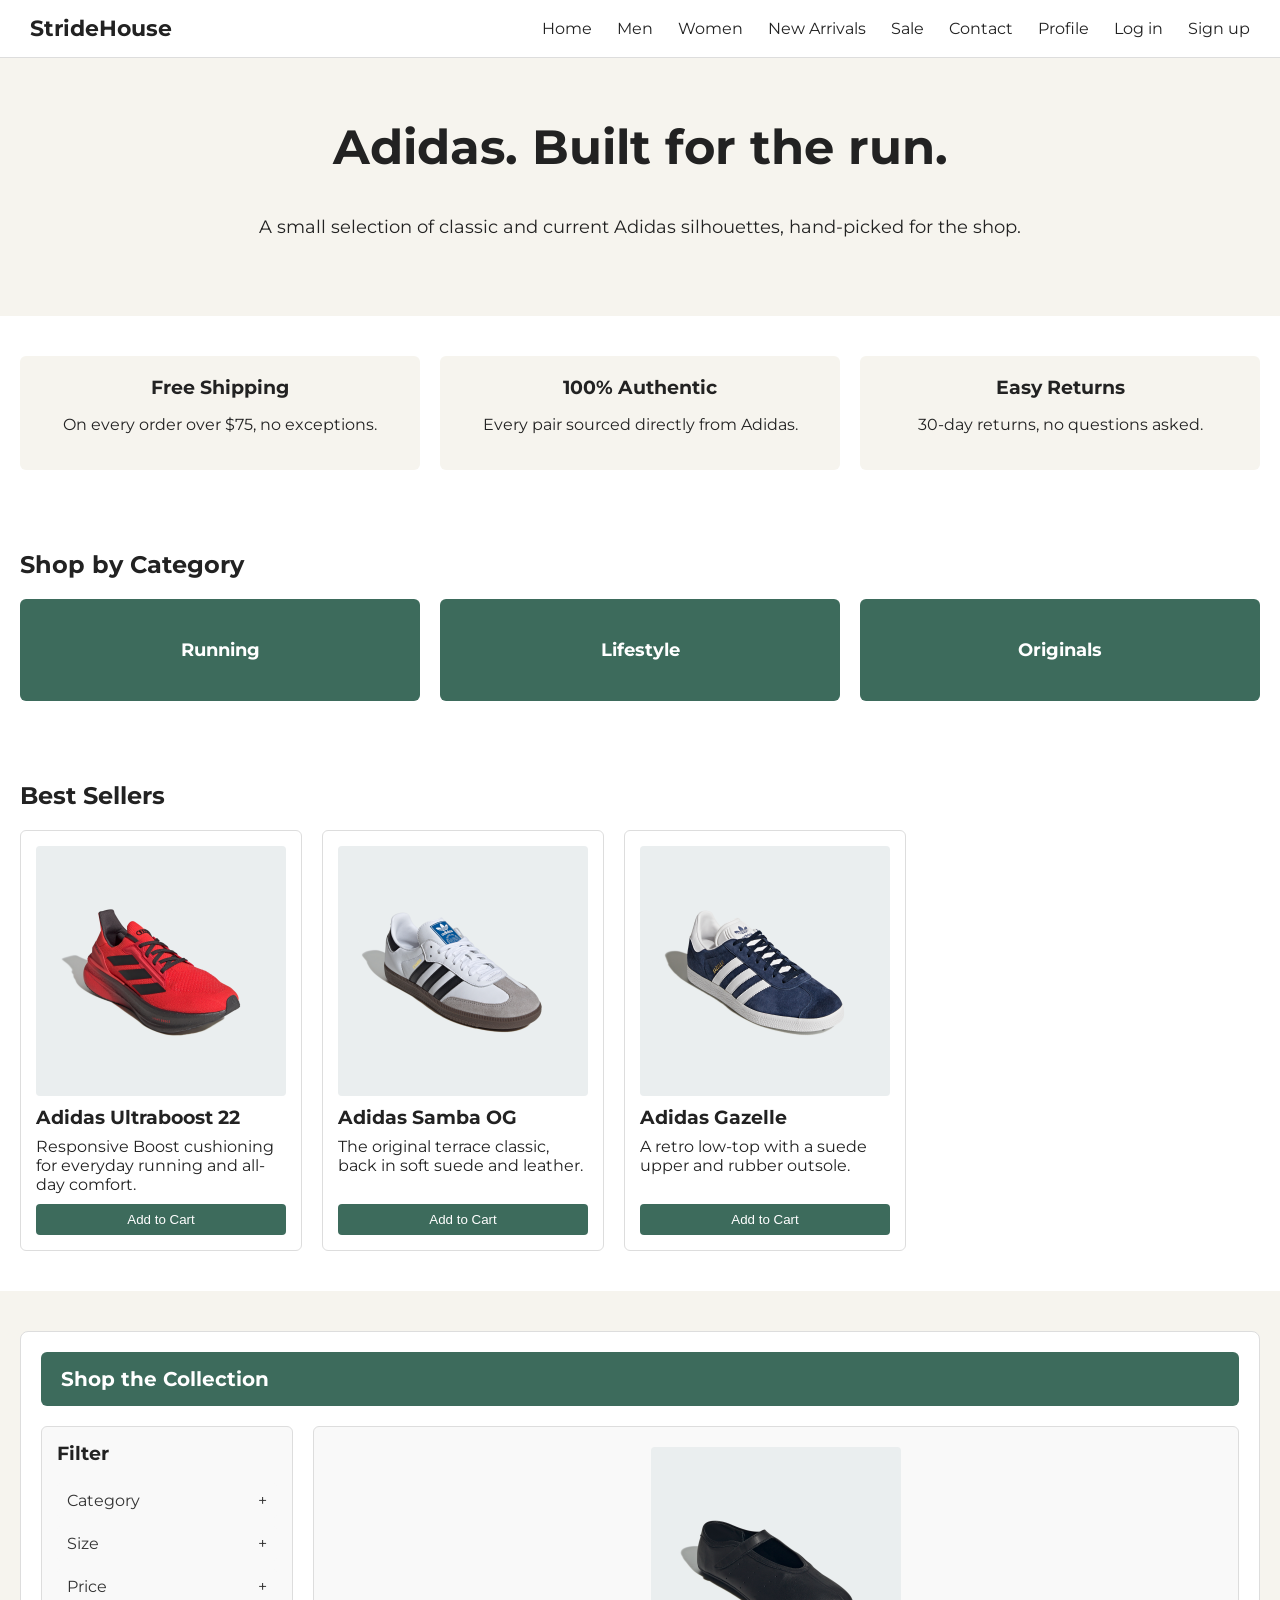
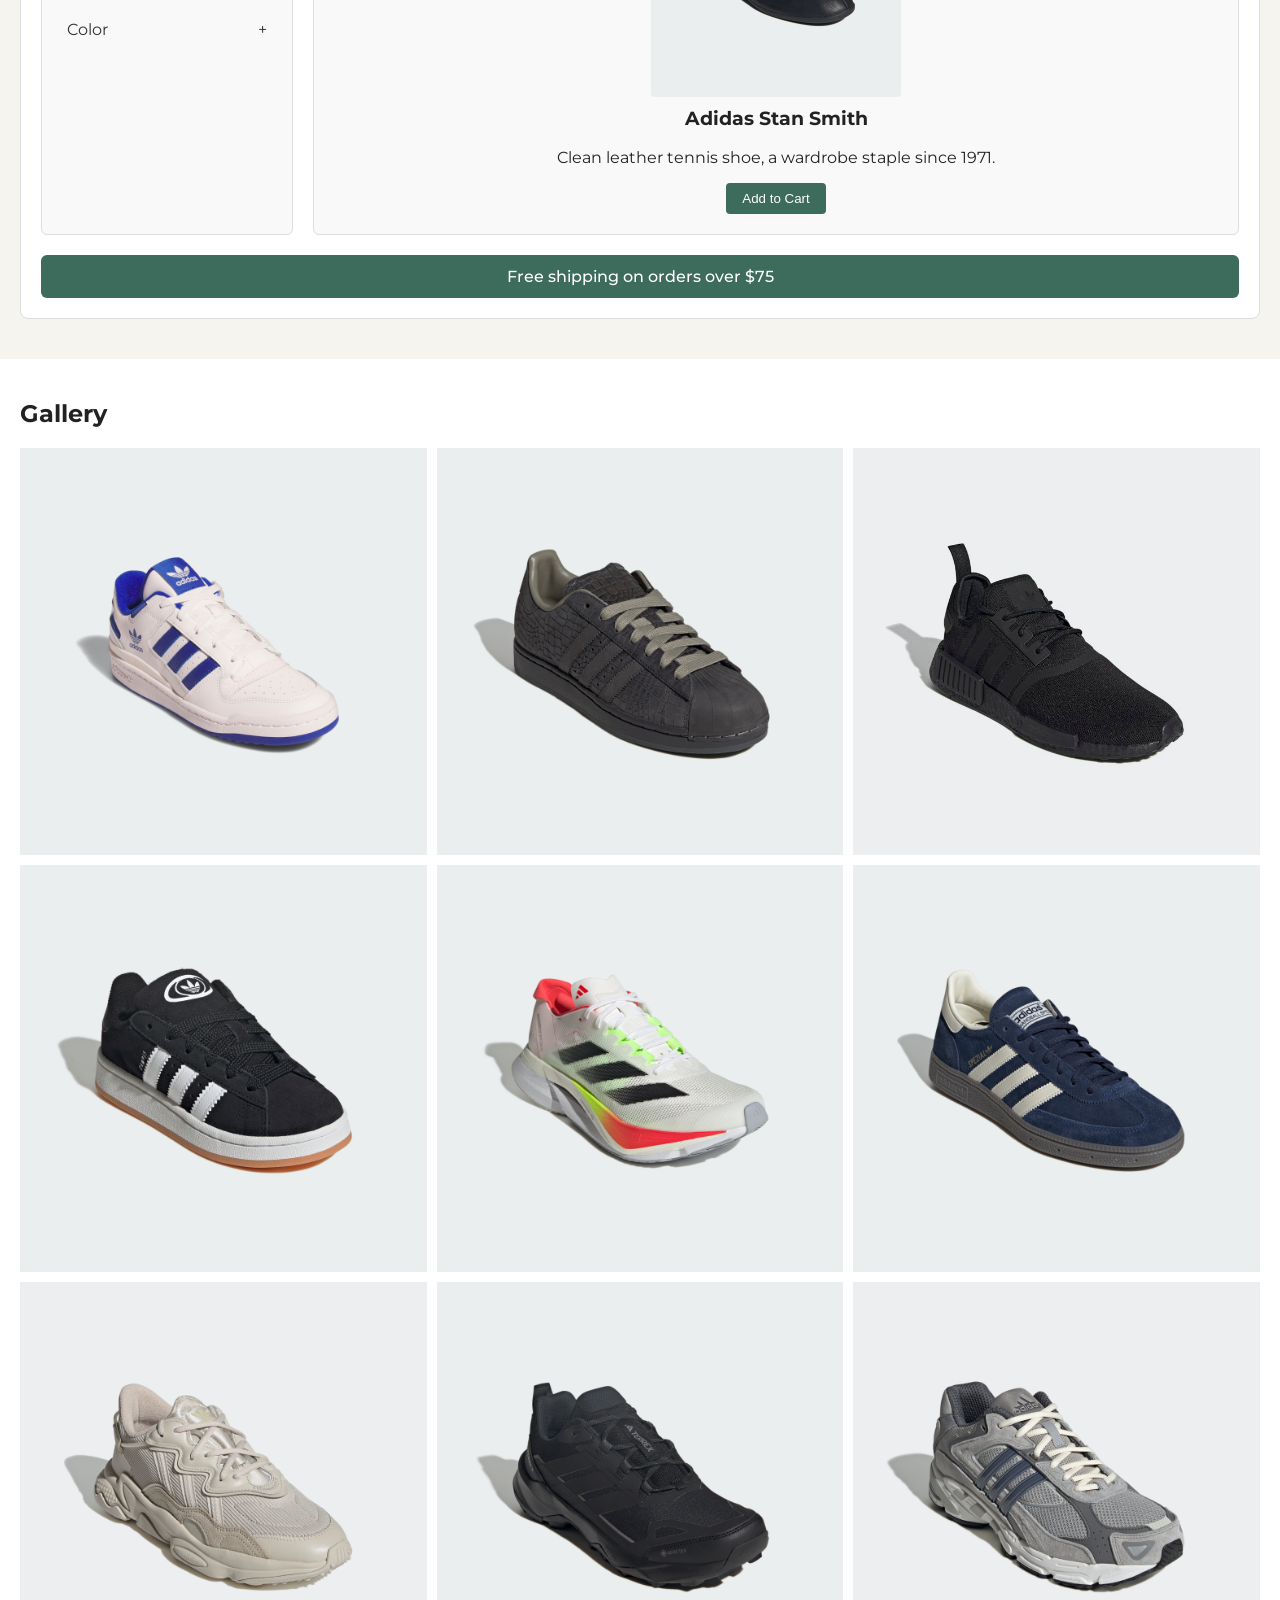
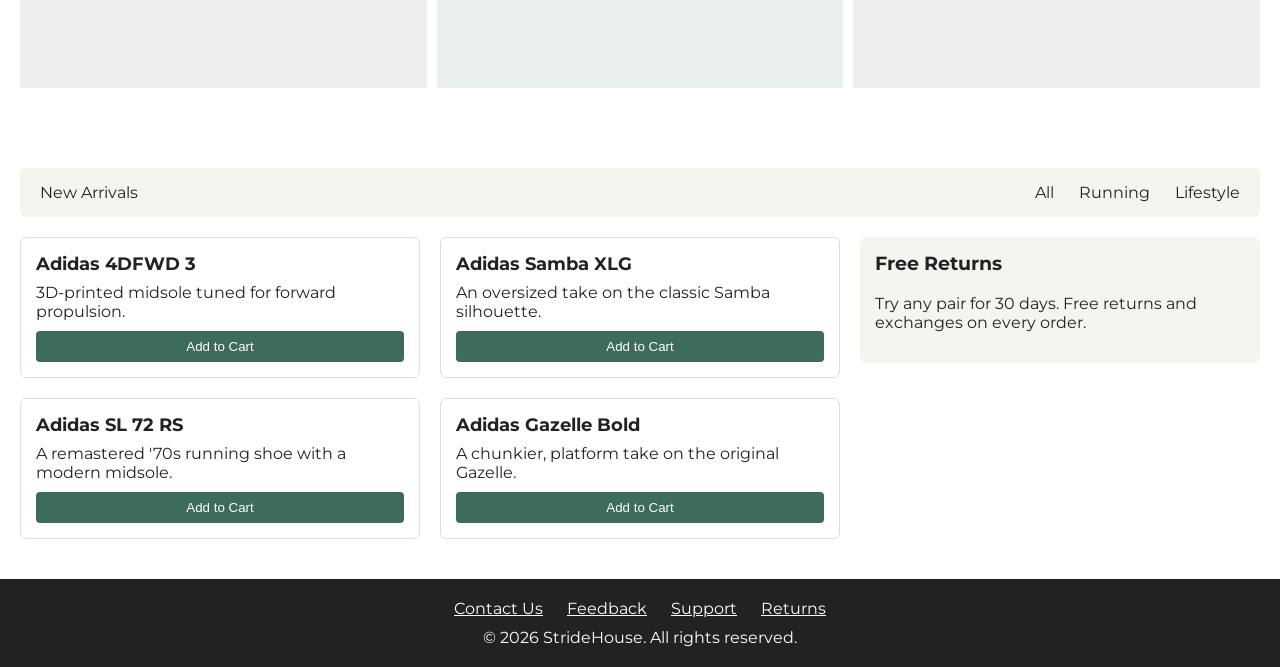
<file: index.html>
<!DOCTYPE html>
<html lang="en">
<head>
<meta charset="UTF-8">
<meta name="viewport" content="width=device-width, initial-scale=1.0">
<title>StrideHouse — Adidas Sneakers</title>
<link href="https://fonts.googleapis.com/css2?family=Montserrat:wght@400;500;700&display=swap" rel="stylesheet">
<link rel="stylesheet" href="style.css">
<link rel="icon" href="favicon.png" type="image/x-icon">
</head>
<body>

<header class="navbar">
  <div class="logo">StrideHouse</div>

  <input type="checkbox" id="nav-toggle" class="nav-toggle">
  <label for="nav-toggle" class="nav-toggle-label">&#9776;</label>

  <ul class="nav-links">
    <li><a href="#">Home</a></li>
    <li><a href="#">Men</a></li>
    <li><a href="#">Women</a></li>
    <li><a href="#">New Arrivals</a></li>
    <li><a href="#">Sale</a></li>
    <li><a href="contact.html">Contact</a></li>
    <li><a href="profile.html">Profile</a></li>
    <li><a href="login.html">Log in</a></li>
    <li><a href="register.html">Sign up</a></li>
  </ul>
</header>

<section class="hero">
  <h1>Adidas. Built for the run.</h1>
  <p>A small selection of classic and current Adidas silhouettes, hand-picked for the shop.</p>
</section>

<section class="section">
  <div class="feature-row">
    <div class="feature-box">
      <h3>Free Shipping</h3>
      <p>On every order over $75, no exceptions.</p>
    </div>
    <div class="feature-box">
      <h3>100% Authentic</h3>
      <p>Every pair sourced directly from Adidas.</p>
    </div>
    <div class="feature-box">
      <h3>Easy Returns</h3>
      <p>30-day returns, no questions asked.</p>
    </div>
  </div>
</section>

<section class="section">
  <h2>Shop by Category</h2>
  <div class="row">
    <div class="col-12 col-md-6 col-lg-4">
      <div class="category-box">Running</div>
    </div>
    <div class="col-12 col-md-6 col-lg-4">
      <div class="category-box">Lifestyle</div>
    </div>
    <div class="col-12 col-md-12 col-lg-4">
      <div class="category-box">Originals</div>
    </div>
  </div>
</section>

<section class="section">
  <h2>Best Sellers</h2>
  <div class="card-row">
    <div class="card">
      <img src="images/Adidas Ultraboost 22" alt="Adidas Ultraboost 22">
      <h3>Adidas Ultraboost 22</h3>
      <p>Responsive Boost cushioning for everyday running and all-day comfort.</p>
      <button>Add to Cart</button>
    </div>
    <div class="card">
      <img src="images/Adidas Samba OG" alt="Adidas Samba OG">
      <h3>Adidas Samba OG</h3>
      <p>The original terrace classic, back in soft suede and leather.</p>
      <button>Add to Cart</button>
    </div>
    <div class="card">
      <img src="images/Adidas Gazelle" alt="Adidas Gazelle">
      <h3>Adidas Gazelle</h3>
      <p>A retro low-top with a suede upper and rubber outsole.</p>
      <button>Add to Cart</button>
    </div>
  </div>
</section>

<section class="shop">
  <div class="shop-layout">
    <div class="shop-header">Shop the Collection</div>
    <div class="shop-content-wrapper">
      <aside class="shop-sidebar">
        <h3>Filter</h3>
        <ul class="filter-list">
          <li><a href="#">Category <span>+</span></a></li>
          <li><a href="#">Size <span>+</span></a></li>
          <li><a href="#">Price <span>+</span></a></li>
          <li><a href="#">Color <span>+</span></a></li>
        </ul>
      </aside>
      <div class="shop-main">
        <img src="images/Adidas Stan Smith" alt="Adidas Stan Smith">
        <h3>Adidas Stan Smith</h3>
        <p>Clean leather tennis shoe, a wardrobe staple since 1971.</p>
        <button>Add to Cart</button>
      </div>
    </div>
    <div class="shop-footer">Free shipping on orders over $75</div>
  </div>
</section>

<section class="section">
  <h2>Gallery</h2>
  <div class="gallery">

    <div class="gallery-item">
      <img src="images/Adidas Forum Low" alt="Adidas Forum Low">
      <div class="caption">Adidas Forum Low</div>
    </div>

    <div class="gallery-item">
      <img src="images/Adidas Superstar" alt="Adidas Superstar">
      <div class="caption">Adidas Superstar</div>
    </div>

    <div class="gallery-item">
      <img src="images/Adidas NMD R1" alt="Adidas NMD R1">
      <div class="caption">Adidas NMD R1</div>
    </div>

    <div class="gallery-item">
      <img src="images/Adidas Campus 00s" alt="Adidas Campus 00s">
      <div class="caption">Adidas Campus 00s</div>
    </div>

    <div class="gallery-item">
      <img src="images/Adidas Adizero Boston 12" alt="Adidas Adizero Boston 12">
      <div class="caption">Adidas Adizero Boston 12</div>
    </div>

    <div class="gallery-item">
      <img src="images/Adidas Handball Spezial" alt="Adidas Handball Spezial">
      <div class="caption">Adidas Handball Spezial</div>
    </div>

    <div class="gallery-item">
      <img src="images/Adidas Ozweego" alt="Adidas Ozweego">
      <div class="caption">Adidas Ozweego</div>
    </div>

    <div class="gallery-item">
      <img src="images/Adidas Terrex Skychaser" alt="Adidas Terrex Skychaser">
      <div class="caption">Adidas Terrex Skychaser</div>
    </div>

    <div class="gallery-item">
      <img src="images/Adidas Response CL" alt="Adidas Response CL">
      <div class="caption">Adidas Response CL</div>
    </div>
  </div>
</section>

<section class="new-arrivals">
  <div class="arrivals-subnav">
    <div class="logo">New Arrivals</div>
    <ul class="nav-links">
      <li><a href="#">All</a></li>
      <li><a href="#">Running</a></li>
      <li><a href="#">Lifestyle</a></li>
    </ul>
  </div>

  <div class="row arrivals-main">
    <div class="col-12 col-lg-8">
      <div class="row">

        <div class="col-12 col-md-6 product-card">
          <h3>Adidas 4DFWD 3</h3>
          <p>3D-printed midsole tuned for forward propulsion.</p>
          <button>Add to Cart</button>
        </div>

        <div class="col-12 col-md-6 product-card">
          <h3>Adidas Samba XLG</h3>
          <p>An oversized take on the classic Samba silhouette.</p>
          <button>Add to Cart</button>
        </div>

        <div class="col-12 col-md-6 product-card">
          <h3>Adidas SL 72 RS</h3>
          <p>A remastered '70s running shoe with a modern midsole.</p>
          <button>Add to Cart</button>
        </div>

        <div class="col-12 col-md-6 product-card">
          <h3>Adidas Gazelle Bold</h3>
          <p>A chunkier, platform take on the original Gazelle.</p>
          <button>Add to Cart</button>
        </div>

      </div>
    </div>

    <aside class="col-12 col-lg-4 arrivals-info">
      <h3>Free Returns</h3>
      <p class="arrivals-info-text">Try any pair for 30 days. Free returns and exchanges on every order.</p>
    </aside>

  </div>
</section>
<footer class="site-footer">
  <p class="footer-links">
    <a href="contact.html">Contact Us</a>
    <a href="feedback.html">Feedback</a>
    <a href="support.html">Support</a>
    <a href="returns.html">Returns</a>
  </p>
  © 2026 StrideHouse. All rights reserved.
</footer>
</body>
</html>
</file>
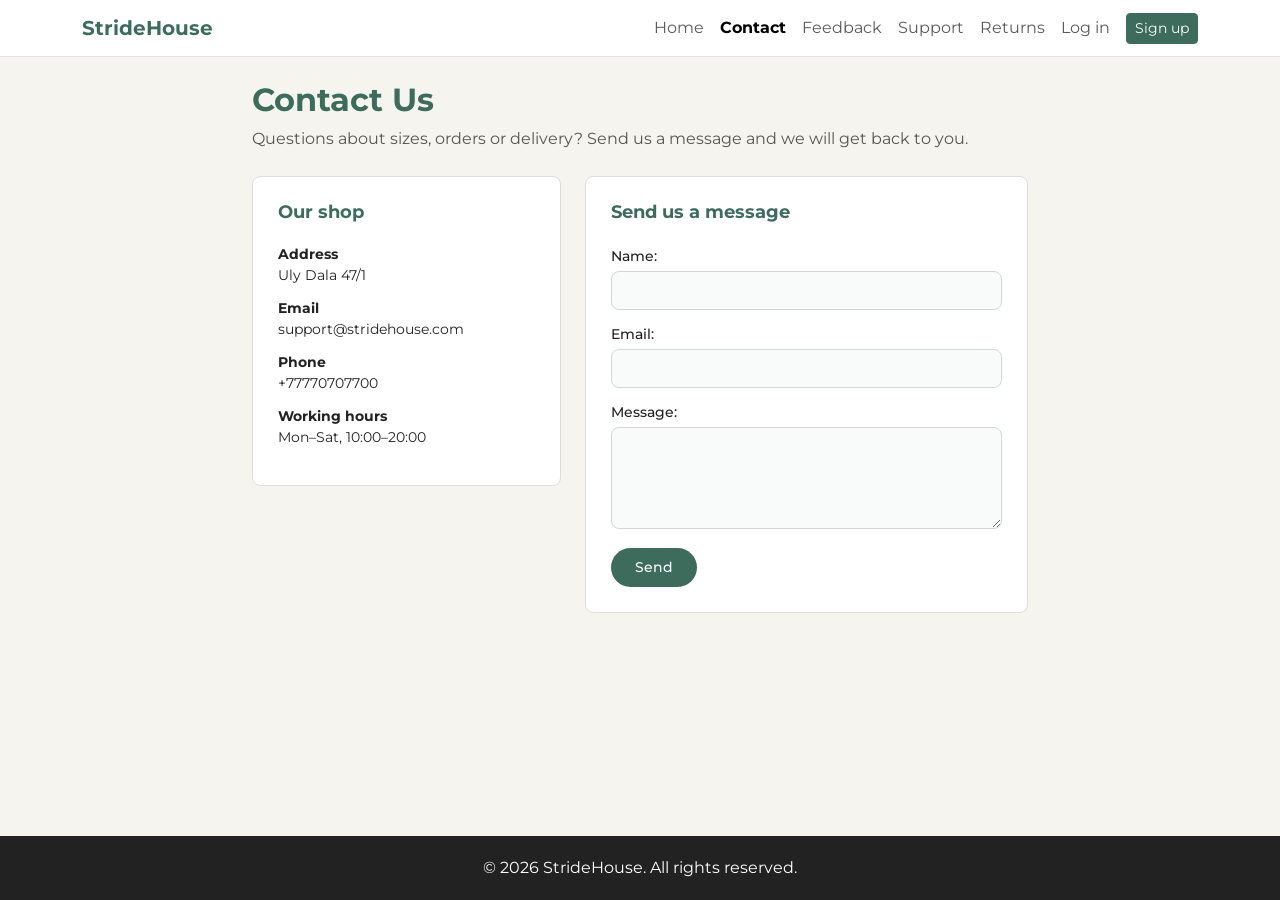
<file: contact.html>
<!DOCTYPE html>
<html lang="en">
<head>
<meta charset="UTF-8">
<meta name="viewport" content="width=device-width, initial-scale=1.0">
<title>StrideHouse — Contact Us</title>
<link href="https://cdn.jsdelivr.net/npm/bootstrap@5.3.3/dist/css/bootstrap.min.css" rel="stylesheet">
<link href="https://fonts.googleapis.com/css2?family=Montserrat:wght@400;500;700&display=swap" rel="stylesheet">
<link rel="stylesheet" href="forms.css">
<link rel="icon" href="favicon.png" type="image/x-icon">
</head>
<body>

<nav class="navbar navbar-expand-lg bg-white border-bottom">
  <div class="container">
    <a class="navbar-brand fw-bold" href="index.html">StrideHouse</a>
    <button class="navbar-toggler" type="button" data-bs-toggle="collapse" data-bs-target="#menu">
      <span class="navbar-toggler-icon"></span>
    </button>
    <div class="collapse navbar-collapse" id="menu">
      <ul class="navbar-nav ms-auto align-items-lg-center">
        <li class="nav-item"><a class="nav-link" href="index.html">Home</a></li>
        <li class="nav-item"><a class="nav-link active fw-bold" href="contact.html">Contact</a></li>
        <li class="nav-item"><a class="nav-link" href="feedback.html">Feedback</a></li>
        <li class="nav-item"><a class="nav-link" href="support.html">Support</a></li>
        <li class="nav-item"><a class="nav-link" href="returns.html">Returns</a></li>
        <li class="nav-item"><a class="nav-link" href="login.html">Log in</a></li>
        <li class="nav-item ms-lg-2"><a class="btn btn-success btn-sm" href="register.html">Sign up</a></li>
      </ul>
    </div>
  </div>
</nav>

<main class="container py-4 narrow">
  <h1>Contact Us</h1>
  <p class="intro">Questions about sizes, orders or delivery? Send us a message and we will get back to you.</p>

  <div class="row g-4">
    <div class="col-12 col-md-5">
      <div class="form-box info-box">
        <h4>Our shop</h4>
        <p><b>Address</b><br>Uly Dala 47/1</p>
        <p><b>Email</b><br>support@stridehouse.com</p>
        <p><b>Phone</b><br>+77770707700</p>
        <p><b>Working hours</b><br>Mon–Sat, 10:00–20:00</p>
      </div>
    </div>
    <div class="col-12 col-md-7">
      <div class="form-box">
        <h4>Send us a message</h4>
        <form action="#" method="post" class="plain-form">
          <p>
            <label for="name">Name:</label><br>
            <input type="text" id="name" name="name">
          </p>
          <p>
            <label for="email">Email:</label><br>
            <input type="email" id="email" name="email">
          </p>
          <p>
            <label for="message">Message:</label><br>
            <textarea id="message" name="message" rows="4"></textarea>
          </p>
          <button type="submit">Send</button>
        </form>
      </div>
    </div>
  </div>
</main>

<footer class="forms-footer">
  © 2026 StrideHouse. All rights reserved.
</footer>

<script src="https://cdn.jsdelivr.net/npm/bootstrap@5.3.3/dist/js/bootstrap.bundle.min.js"></script>
</body>
</html>
</file>
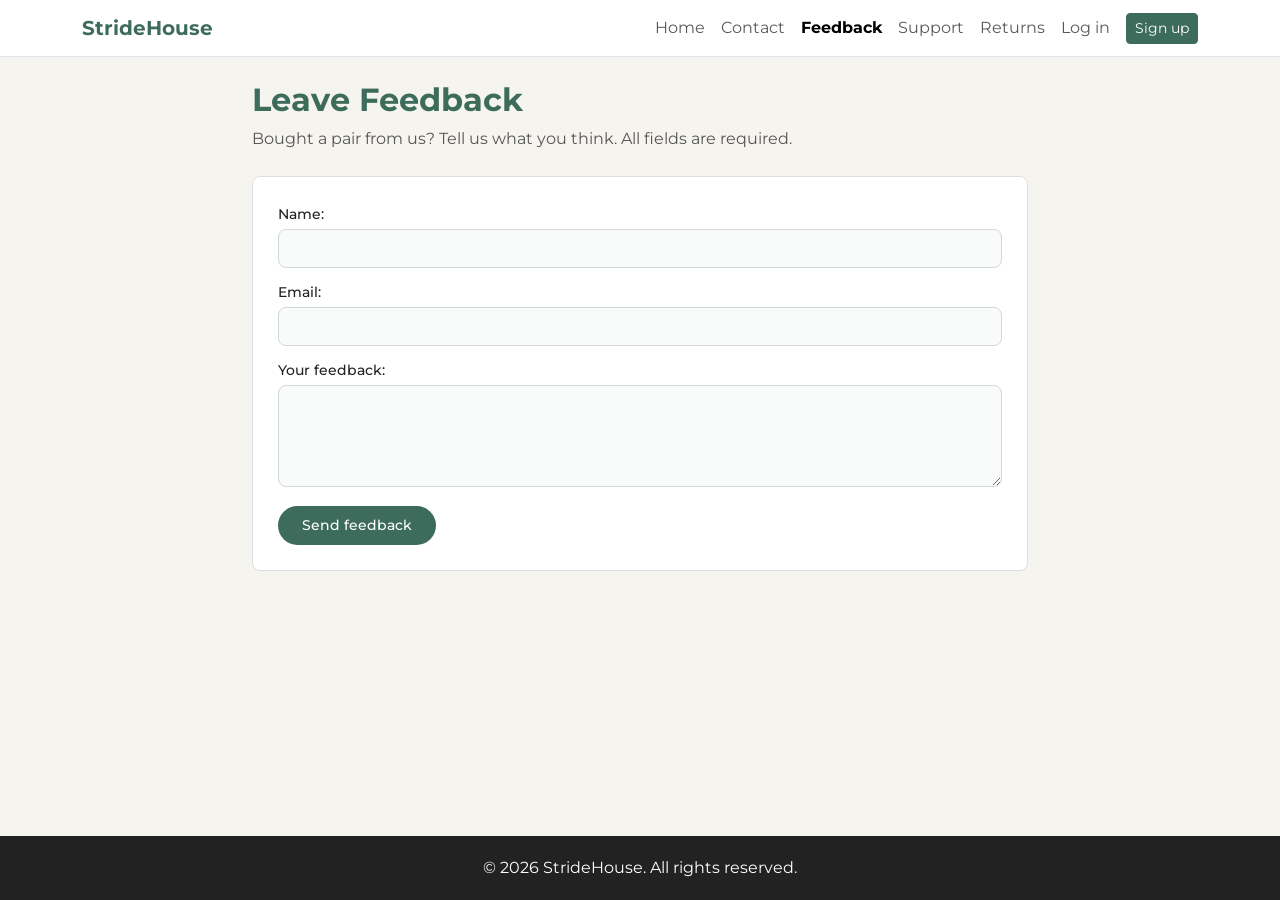
<file: feedback.html>
<!DOCTYPE html>
<html lang="en">
<head>
<meta charset="UTF-8">
<meta name="viewport" content="width=device-width, initial-scale=1.0">
<title>StrideHouse — Feedback</title>
<link href="https://cdn.jsdelivr.net/npm/bootstrap@5.3.3/dist/css/bootstrap.min.css" rel="stylesheet">
<link href="https://fonts.googleapis.com/css2?family=Montserrat:wght@400;500;700&display=swap" rel="stylesheet">
<link rel="stylesheet" href="forms.css">
<link rel="icon" href="favicon.png" type="image/x-icon">
</head>
<body>

<nav class="navbar navbar-expand-lg bg-white border-bottom">
  <div class="container">
    <a class="navbar-brand fw-bold" href="index.html">StrideHouse</a>
    <button class="navbar-toggler" type="button" data-bs-toggle="collapse" data-bs-target="#menu">
      <span class="navbar-toggler-icon"></span>
    </button>
    <div class="collapse navbar-collapse" id="menu">
      <ul class="navbar-nav ms-auto align-items-lg-center">
        <li class="nav-item"><a class="nav-link" href="index.html">Home</a></li>
        <li class="nav-item"><a class="nav-link" href="contact.html">Contact</a></li>
        <li class="nav-item"><a class="nav-link active fw-bold" href="feedback.html">Feedback</a></li>
        <li class="nav-item"><a class="nav-link" href="support.html">Support</a></li>
        <li class="nav-item"><a class="nav-link" href="returns.html">Returns</a></li>
        <li class="nav-item"><a class="nav-link" href="login.html">Log in</a></li>
        <li class="nav-item ms-lg-2"><a class="btn btn-success btn-sm" href="register.html">Sign up</a></li>
      </ul>
    </div>
  </div>
</nav>

<main class="container py-4 narrow">
  <h1>Leave Feedback</h1>
  <p class="intro">Bought a pair from us? Tell us what you think. All fields are required.</p>

  <div class="form-box">
    <form action="#" method="post" class="plain-form">
      <p>
        <label for="name">Name:</label><br>
        <input type="text" id="name" name="name" required minlength="2" maxlength="30">
      </p>
      <p>
        <label for="email">Email:</label><br>
        <input type="email" id="email" name="email" required>
      </p>
      <p>
        <label for="message">Your feedback:</label><br>
        <textarea id="message" name="message" rows="4" required minlength="10" maxlength="200"></textarea>
      </p>
      <button type="submit">Send feedback</button>
    </form>
  </div>
</main>

<footer class="forms-footer">
  © 2026 StrideHouse. All rights reserved.
</footer>

<script src="https://cdn.jsdelivr.net/npm/bootstrap@5.3.3/dist/js/bootstrap.bundle.min.js"></script>
</body>
</html>
</file>
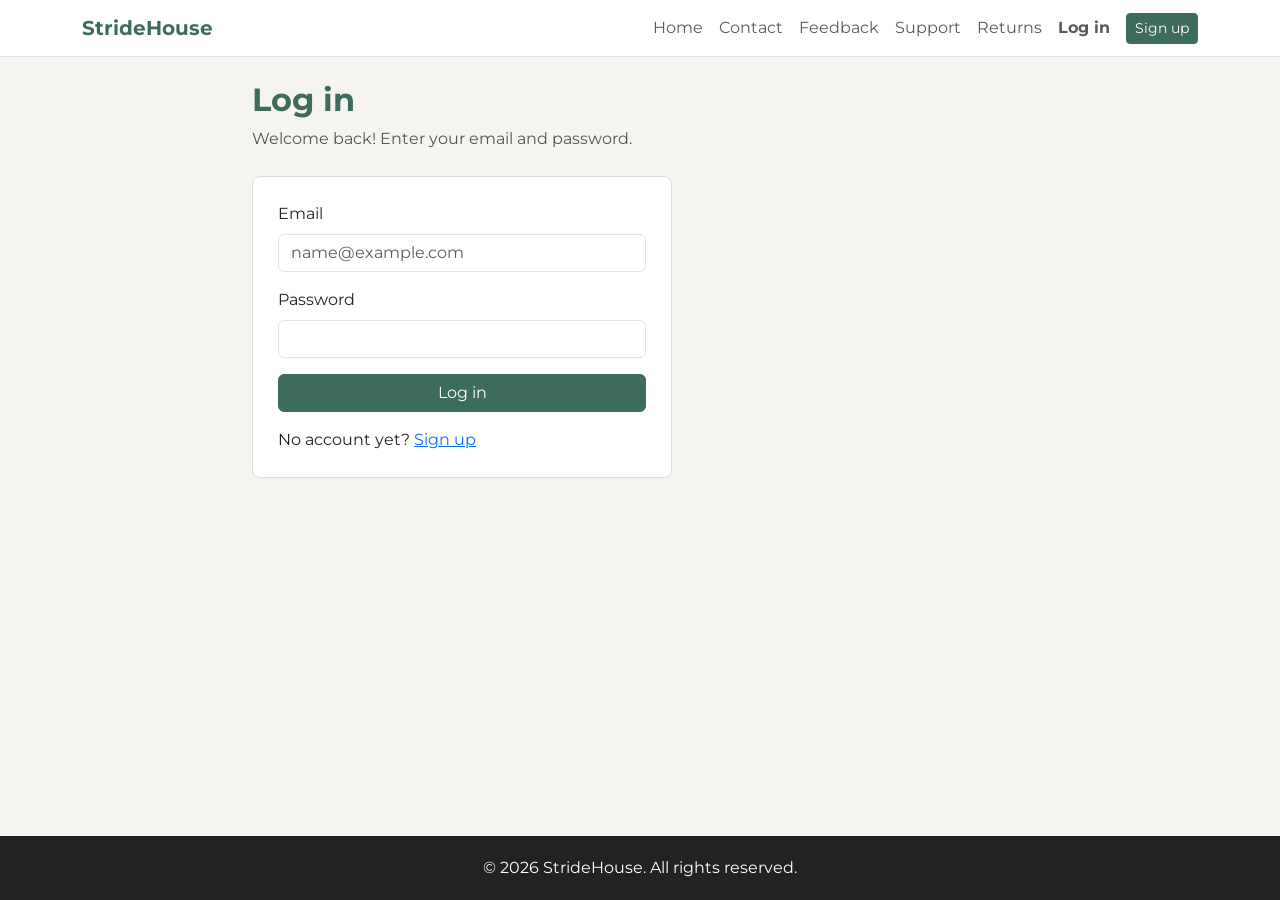
<file: login.html>
<!DOCTYPE html>
<html lang="en">
<head>
<meta charset="UTF-8">
<meta name="viewport" content="width=device-width, initial-scale=1.0">
<title>StrideHouse — Log in</title>
<link href="https://cdn.jsdelivr.net/npm/bootstrap@5.3.3/dist/css/bootstrap.min.css" rel="stylesheet">
<link href="https://fonts.googleapis.com/css2?family=Montserrat:wght@400;500;700&display=swap" rel="stylesheet">
<link rel="stylesheet" href="forms.css">
<link rel="icon" href="favicon.png" type="image/x-icon">
</head>
<body>

<nav class="navbar navbar-expand-lg bg-white border-bottom">
  <div class="container">
    <a class="navbar-brand fw-bold" href="index.html">StrideHouse</a>
    <button class="navbar-toggler" type="button" data-bs-toggle="collapse" data-bs-target="#menu">
      <span class="navbar-toggler-icon"></span>
    </button>
    <div class="collapse navbar-collapse" id="menu">
      <ul class="navbar-nav ms-auto align-items-lg-center">
        <li class="nav-item"><a class="nav-link" href="index.html">Home</a></li>
        <li class="nav-item"><a class="nav-link" href="contact.html">Contact</a></li>
        <li class="nav-item"><a class="nav-link" href="feedback.html">Feedback</a></li>
        <li class="nav-item"><a class="nav-link" href="support.html">Support</a></li>
        <li class="nav-item"><a class="nav-link" href="returns.html">Returns</a></li>
        <li class="nav-item"><a class="nav-link fw-bold" href="login.html">Log in</a></li>
        <li class="nav-item ms-lg-2"><a class="btn btn-success btn-sm" href="register.html">Sign up</a></li>
      </ul>
    </div>
  </div>
</nav>

<main class="container py-4 narrow">
  <h1>Log in</h1>
  <p class="intro">Welcome back! Enter your email and password.</p>

  <div id="loginSuccess" class="alert alert-success d-none">You are logged in!</div>

  <div class="form-box login-box">
    <form id="loginForm" class="needs-validation" novalidate>
      <div class="mb-3">
        <label for="loginEmail" class="form-label">Email</label>
        <input type="email" class="form-control" id="loginEmail" placeholder="name@example.com" required>
        <div class="invalid-feedback">Please enter a valid email.</div>
      </div>
      <div class="mb-3">
        <label for="loginPassword" class="form-label">Password</label>
        <input type="password" class="form-control" id="loginPassword" required minlength="6">
        <div class="invalid-feedback">Password must be at least 6 characters.</div>
      </div>
      <button type="submit" class="btn btn-success w-100">Log in</button>
    </form>
    <p class="mt-3 mb-0">No account yet? <a href="register.html">Sign up</a></p>
  </div>
</main>

<footer class="forms-footer">
  © 2026 StrideHouse. All rights reserved.
</footer>

<script src="https://cdn.jsdelivr.net/npm/bootstrap@5.3.3/dist/js/bootstrap.bundle.min.js"></script>
<script>
  const loginForm = document.getElementById("loginForm");
  const loginSuccess = document.getElementById("loginSuccess");

  loginForm.addEventListener("submit", function (event) {
    event.preventDefault();
    loginForm.classList.add("was-validated");
    if (loginForm.checkValidity()) {
      loginSuccess.classList.remove("d-none");
    } else {
      loginSuccess.classList.add("d-none");
    }
  });
</script>
</body>
</html>
</file>
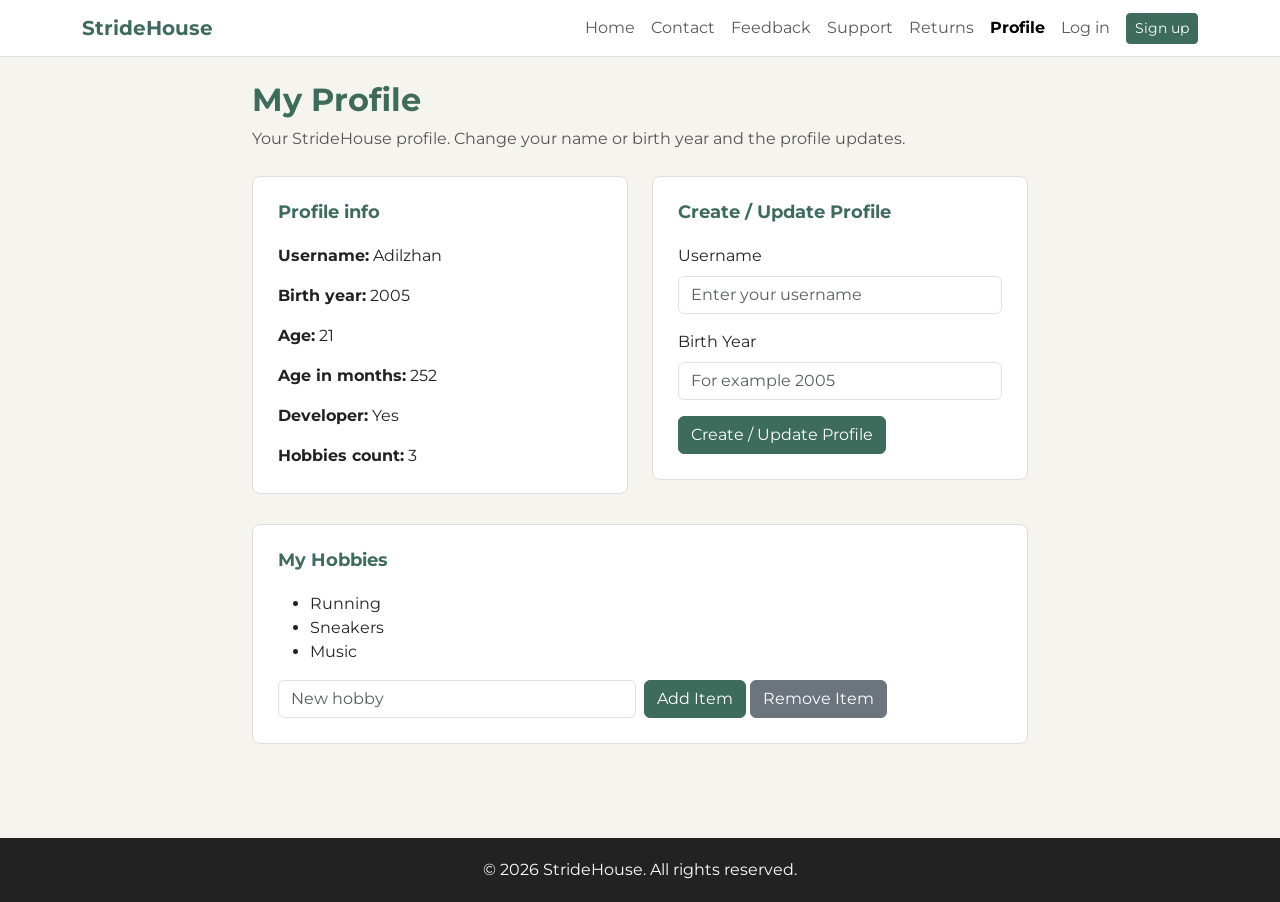
<file: profile.html>
<!DOCTYPE html>
<html lang="en">
<head>
<meta charset="UTF-8">
<meta name="viewport" content="width=device-width, initial-scale=1.0">
<title>StrideHouse — My Profile</title>
<link href="https://cdn.jsdelivr.net/npm/bootstrap@5.3.3/dist/css/bootstrap.min.css" rel="stylesheet">
<link href="https://fonts.googleapis.com/css2?family=Montserrat:wght@400;500;700&display=swap" rel="stylesheet">
<link rel="stylesheet" href="forms.css">
<link rel="icon" href="favicon.png" type="image/x-icon">
</head>
<body>

<nav class="navbar navbar-expand-lg bg-white border-bottom">
  <div class="container">
    <a class="navbar-brand fw-bold" href="index.html">StrideHouse</a>
    <button class="navbar-toggler" type="button" data-bs-toggle="collapse" data-bs-target="#menu">
      <span class="navbar-toggler-icon"></span>
    </button>
    <div class="collapse navbar-collapse" id="menu">
      <ul class="navbar-nav ms-auto align-items-lg-center">
        <li class="nav-item"><a class="nav-link" href="index.html">Home</a></li>
        <li class="nav-item"><a class="nav-link" href="contact.html">Contact</a></li>
        <li class="nav-item"><a class="nav-link" href="feedback.html">Feedback</a></li>
        <li class="nav-item"><a class="nav-link" href="support.html">Support</a></li>
        <li class="nav-item"><a class="nav-link" href="returns.html">Returns</a></li>
        <li class="nav-item"><a class="nav-link active fw-bold" href="profile.html">Profile</a></li>
        <li class="nav-item"><a class="nav-link" href="login.html">Log in</a></li>
        <li class="nav-item ms-lg-2"><a class="btn btn-success btn-sm" href="register.html">Sign up</a></li>
      </ul>
    </div>
  </div>
</nav>

<main class="container py-4 narrow">
  <h1>My Profile</h1>
  <p class="intro">Your StrideHouse profile. Change your name or birth year and the profile updates.</p>

  <div class="row g-4">

    <!-- Part 1: данные из объекта userProfile -->
    <div class="col-12 col-md-6">
      <div class="form-box">
        <h4>Profile info</h4>
        <p><b>Username:</b> <span id="showName"></span></p>
        <p><b>Birth year:</b> <span id="showBirthYear"></span></p>
        <p><b>Age:</b> <span id="showAge"></span></p>
        <p><b>Age in months:</b> <span id="showMonths"></span></p>
        <p><b>Developer:</b> <span id="showDeveloper"></span></p>
        <p class="mb-0"><b>Hobbies count:</b> <span id="showHobbiesCount"></span></p>
      </div>
    </div>

    <!-- Part 2: форма -->
    <div class="col-12 col-md-6">
      <div class="form-box">
        <h4>Create / Update Profile</h4>
        <form id="profileForm">
          <div class="mb-3">
            <label for="username" class="form-label">Username</label>
            <input type="text" class="form-control" id="username" placeholder="Enter your username" required>
          </div>
          <div class="mb-3">
            <label for="birthYear" class="form-label">Birth Year</label>
            <input type="number" class="form-control" id="birthYear" placeholder="For example 2005" required>
          </div>
          <p id="message" class="text-danger"></p>
          <button type="submit" class="btn btn-success">Create / Update Profile</button>
        </form>
      </div>
    </div>

  </div>

  <!-- Part 3: список -->
  <div class="form-box">
    <h4>My Hobbies</h4>
    <ul id="hobbyList"></ul>

    <div class="row g-2">
      <div class="col-12 col-md-6">
        <input type="text" class="form-control" id="newHobby" placeholder="New hobby">
      </div>
      <div class="col-12 col-md-6">
        <button type="button" class="btn btn-success" id="addBtn">Add Item</button>
        <button type="button" class="btn btn-secondary" id="removeBtn">Remove Item</button>
      </div>
    </div>
  </div>
</main>

<footer class="forms-footer">
  © 2026 StrideHouse. All rights reserved.
</footer>

<script src="https://cdn.jsdelivr.net/npm/bootstrap@5.3.3/dist/js/bootstrap.bundle.min.js"></script>
<script src="profile.js"></script>
</body>
</html>
</file>
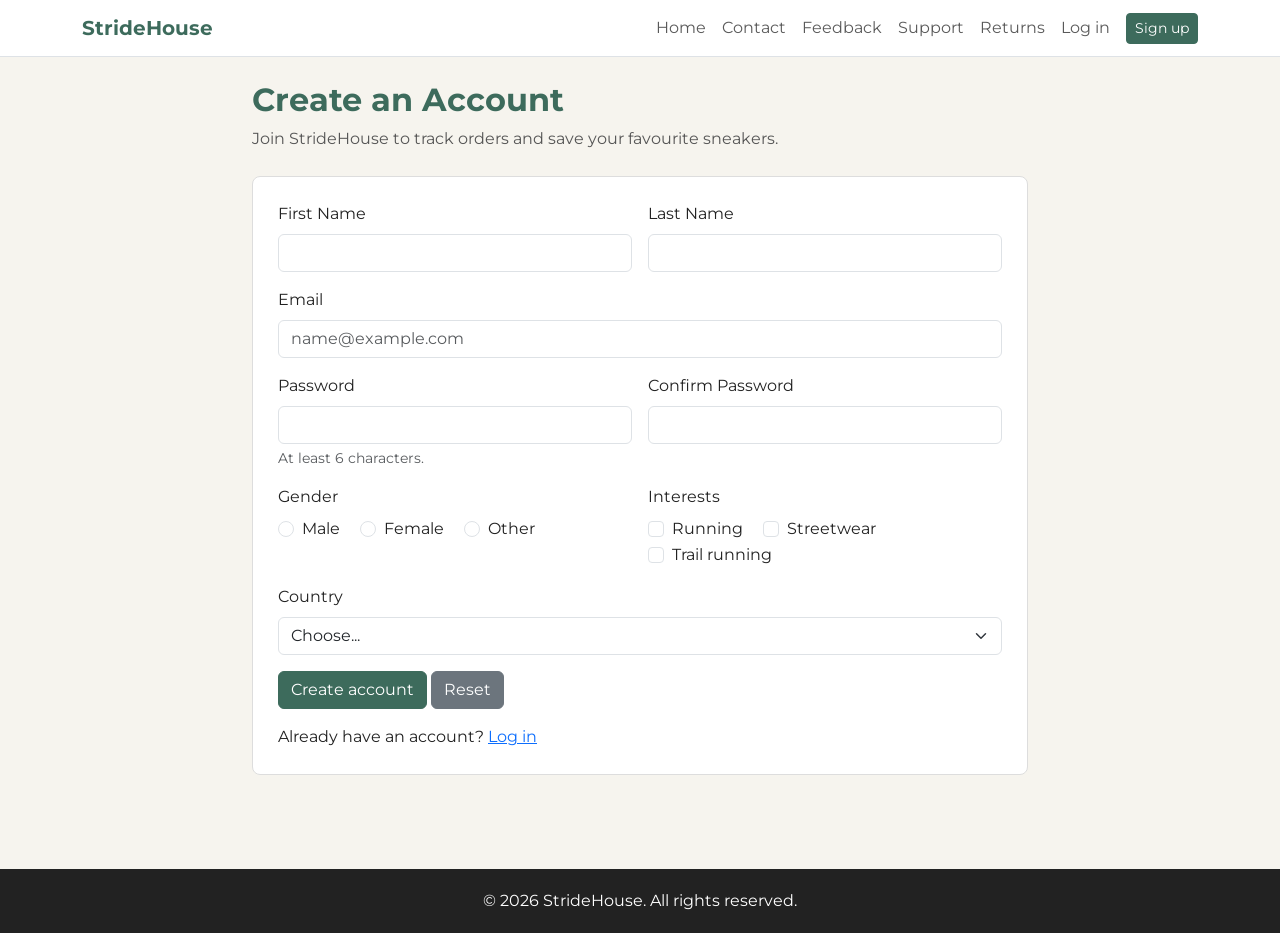
<file: register.html>
<!DOCTYPE html>
<html lang="en">
<head>
<meta charset="UTF-8">
<meta name="viewport" content="width=device-width, initial-scale=1.0">
<title>StrideHouse — Sign Up</title>
<link href="https://cdn.jsdelivr.net/npm/bootstrap@5.3.3/dist/css/bootstrap.min.css" rel="stylesheet">
<link href="https://fonts.googleapis.com/css2?family=Montserrat:wght@400;500;700&display=swap" rel="stylesheet">
<link rel="stylesheet" href="forms.css">
<link rel="icon" href="favicon.png" type="image/x-icon">
</head>
<body>

<nav class="navbar navbar-expand-lg bg-white border-bottom">
  <div class="container">
    <a class="navbar-brand fw-bold" href="index.html">StrideHouse</a>
    <button class="navbar-toggler" type="button" data-bs-toggle="collapse" data-bs-target="#menu">
      <span class="navbar-toggler-icon"></span>
    </button>
    <div class="collapse navbar-collapse" id="menu">
      <ul class="navbar-nav ms-auto align-items-lg-center">
        <li class="nav-item"><a class="nav-link" href="index.html">Home</a></li>
        <li class="nav-item"><a class="nav-link" href="contact.html">Contact</a></li>
        <li class="nav-item"><a class="nav-link" href="feedback.html">Feedback</a></li>
        <li class="nav-item"><a class="nav-link" href="support.html">Support</a></li>
        <li class="nav-item"><a class="nav-link" href="returns.html">Returns</a></li>
        <li class="nav-item"><a class="nav-link" href="login.html">Log in</a></li>
        <li class="nav-item ms-lg-2"><a class="btn btn-success btn-sm" href="register.html">Sign up</a></li>
      </ul>
    </div>
  </div>
</nav>

<main class="container py-4 narrow">
  <h1>Create an Account</h1>
  <p class="intro">Join StrideHouse to track orders and save your favourite sneakers.</p>

  <div id="successMessage" class="alert alert-success d-none">Registration successful! Welcome to StrideHouse.</div>

  <div class="form-box">
    <form id="regForm" class="needs-validation" novalidate>
    <div class="row g-3">

      <div class="col-12 col-md-6">
        <label for="firstName" class="form-label">First Name</label>
        <input type="text" class="form-control" id="firstName" required minlength="2">
        <div class="valid-feedback">Looks good!</div>
        <div class="invalid-feedback">Please enter your first name (min 2 letters).</div>
      </div>

      <div class="col-12 col-md-6">
        <label for="lastName" class="form-label">Last Name</label>
        <input type="text" class="form-control" id="lastName" required minlength="2">
        <div class="valid-feedback">Looks good!</div>
        <div class="invalid-feedback">Please enter your last name (min 2 letters).</div>
      </div>

      <div class="col-12">
        <label for="regEmail" class="form-label">Email</label>
        <input type="email" class="form-control" id="regEmail" placeholder="name@example.com" required>
        <div class="valid-feedback">Looks good!</div>
        <div class="invalid-feedback">Please enter a valid email.</div>
      </div>

      <div class="col-12 col-md-6">
        <label for="password" class="form-label">Password</label>
        <input type="password" class="form-control" id="password" required minlength="6">
        <div class="form-text">At least 6 characters.</div>
        <div class="valid-feedback">Looks good!</div>
        <div class="invalid-feedback">Password must be at least 6 characters.</div>
      </div>

      <div class="col-12 col-md-6">
        <label for="confirmPassword" class="form-label">Confirm Password</label>
        <input type="password" class="form-control" id="confirmPassword" required>
        <div class="valid-feedback">Passwords match!</div>
        <div class="invalid-feedback">Passwords do not match.</div>
      </div>

      <div class="col-12 col-md-6">
        <label class="form-label d-block">Gender</label>
        <div class="form-check form-check-inline">
          <input class="form-check-input" type="radio" name="gender" id="male" value="male" required>
          <label class="form-check-label" for="male">Male</label>
        </div>
        <div class="form-check form-check-inline">
          <input class="form-check-input" type="radio" name="gender" id="female" value="female" required>
          <label class="form-check-label" for="female">Female</label>
        </div>
        <div class="form-check form-check-inline">
          <input class="form-check-input" type="radio" name="gender" id="other" value="other" required>
          <label class="form-check-label" for="other">Other</label>
          <div class="invalid-feedback">Please choose your gender.</div>
        </div>
      </div>

      <div class="col-12 col-md-6">
        <label class="form-label d-block">Interests</label>
        <div class="form-check form-check-inline">
          <input class="form-check-input" type="checkbox" id="running" value="running">
          <label class="form-check-label" for="running">Running</label>
        </div>
        <div class="form-check form-check-inline">
          <input class="form-check-input" type="checkbox" id="sneakers" value="sneakers">
          <label class="form-check-label" for="sneakers">Streetwear</label>
        </div>
        <div class="form-check form-check-inline">
          <input class="form-check-input" type="checkbox" id="music" value="music">
          <label class="form-check-label" for="music">Trail running</label>
        </div>
      </div>

      <div class="col-12">
        <label for="country" class="form-label">Country</label>
        <select class="form-select" id="country" required>
          <option value="">Choose...</option>
          <option>Kazakhstan</option>
          <option>Russia</option>
          <option>Uzbekistan</option>
          <option>Kyrgyzstan</option>
          <option>Other</option>
        </select>
        <div class="valid-feedback">Looks good!</div>
        <div class="invalid-feedback">Please select a country.</div>
      </div>

      <div class="col-12">
        <button type="submit" class="btn btn-success">Create account</button>
        <button type="reset" class="btn btn-secondary">Reset</button>
      </div>

    </div>
  </form>
    <p class="mt-3 mb-0">Already have an account? <a href="login.html">Log in</a></p>
  </div>
</main>

<footer class="forms-footer">
  © 2026 StrideHouse. All rights reserved.
</footer>

<script src="https://cdn.jsdelivr.net/npm/bootstrap@5.3.3/dist/js/bootstrap.bundle.min.js"></script>
<script>
  // ---------- Task 4: registration form ----------
  const regForm = document.getElementById("regForm");
  const password = document.getElementById("password");
  const confirmPassword = document.getElementById("confirmPassword");
  const successMessage = document.getElementById("successMessage");

  function checkPasswords() {
    if (confirmPassword.value !== password.value) {
      confirmPassword.setCustomValidity("Passwords do not match");
    } else {
      confirmPassword.setCustomValidity("");
    }
  }

  password.addEventListener("input", checkPasswords);
  confirmPassword.addEventListener("input", checkPasswords);

  regForm.addEventListener("submit", function (event) {
    event.preventDefault();
    checkPasswords();
    regForm.classList.add("was-validated");

    if (regForm.checkValidity()) {
      successMessage.classList.remove("d-none");
    } else {
      successMessage.classList.add("d-none");
    }
  });

  regForm.addEventListener("reset", function () {
    regForm.classList.remove("was-validated");
    successMessage.classList.add("d-none");
    confirmPassword.setCustomValidity("");
  });
</script>
</body>
</html>
</file>
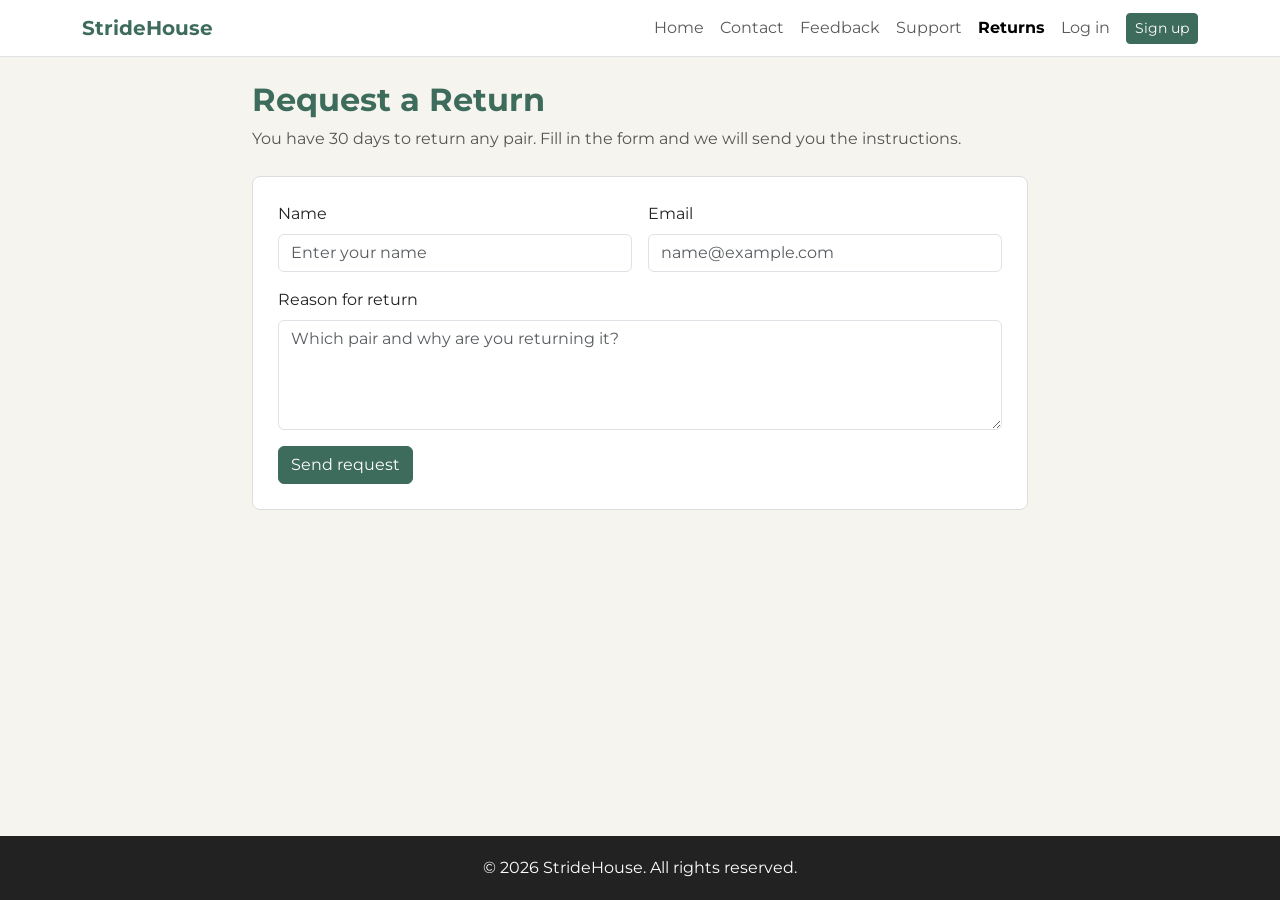
<file: returns.html>
<!DOCTYPE html>
<html lang="en">
<head>
<meta charset="UTF-8">
<meta name="viewport" content="width=device-width, initial-scale=1.0">
<title>StrideHouse — Request a Return</title>
<link href="https://cdn.jsdelivr.net/npm/bootstrap@5.3.3/dist/css/bootstrap.min.css" rel="stylesheet">
<link href="https://fonts.googleapis.com/css2?family=Montserrat:wght@400;500;700&display=swap" rel="stylesheet">
<link rel="stylesheet" href="forms.css">
<link rel="icon" href="favicon.png" type="image/x-icon">
</head>
<body>

<nav class="navbar navbar-expand-lg bg-white border-bottom">
  <div class="container">
    <a class="navbar-brand fw-bold" href="index.html">StrideHouse</a>
    <button class="navbar-toggler" type="button" data-bs-toggle="collapse" data-bs-target="#menu">
      <span class="navbar-toggler-icon"></span>
    </button>
    <div class="collapse navbar-collapse" id="menu">
      <ul class="navbar-nav ms-auto align-items-lg-center">
        <li class="nav-item"><a class="nav-link" href="index.html">Home</a></li>
        <li class="nav-item"><a class="nav-link" href="contact.html">Contact</a></li>
        <li class="nav-item"><a class="nav-link" href="feedback.html">Feedback</a></li>
        <li class="nav-item"><a class="nav-link" href="support.html">Support</a></li>
        <li class="nav-item"><a class="nav-link active fw-bold" href="returns.html">Returns</a></li>
        <li class="nav-item"><a class="nav-link" href="login.html">Log in</a></li>
        <li class="nav-item ms-lg-2"><a class="btn btn-success btn-sm" href="register.html">Sign up</a></li>
      </ul>
    </div>
  </div>
</nav>

<main class="container py-4 narrow">
  <h1>Request a Return</h1>
  <p class="intro">You have 30 days to return any pair. Fill in the form and we will send you the instructions.</p>

  <div id="returnSuccess" class="alert alert-success d-none">Your return request was sent!</div>

  <div class="form-box">
    <form id="form3" novalidate>
      <div class="row g-3">
        <div class="col-12 col-md-6">
          <label for="name3" class="form-label">Name</label>
          <input type="text" class="form-control" id="name3" placeholder="Enter your name" required minlength="2">
          <div class="valid-feedback">Looks good!</div>
          <div class="invalid-feedback">Name is required (at least 2 characters).</div>
        </div>
        <div class="col-12 col-md-6">
          <label for="email3" class="form-label">Email</label>
          <input type="email" class="form-control" id="email3" placeholder="name@example.com" required>
          <div class="valid-feedback">Looks good!</div>
          <div class="invalid-feedback">Email is required and must be a valid email.</div>
        </div>
        <div class="col-12">
          <label for="message3" class="form-label">Reason for return</label>
          <textarea class="form-control" id="message3" rows="4" placeholder="Which pair and why are you returning it?" required minlength="10"></textarea>
          <div class="valid-feedback">Looks good!</div>
          <div class="invalid-feedback">Please describe the reason (at least 10 characters).</div>
        </div>
        <div class="col-12">
          <button type="submit" class="btn btn-success">Send request</button>
        </div>
      </div>
    </form>
  </div>
</main>

<footer class="forms-footer">
  © 2026 StrideHouse. All rights reserved.
</footer>

<script src="https://cdn.jsdelivr.net/npm/bootstrap@5.3.3/dist/js/bootstrap.bundle.min.js"></script>
<script>
  // ---------- Task 3: is-valid / is-invalid ----------
  const form3 = document.getElementById("form3");
  const fields3 = form3.querySelectorAll("input, textarea");

  function checkField(field) {
    if (field.checkValidity()) {
      field.classList.remove("is-invalid");
      field.classList.add("is-valid");
    } else {
      field.classList.remove("is-valid");
      field.classList.add("is-invalid");
    }
  }

  form3.addEventListener("submit", function (event) {
    event.preventDefault();
    let allGood = true;
    for (let i = 0; i < fields3.length; i++) {
      checkField(fields3[i]);
      if (!fields3[i].checkValidity()) {
        allGood = false;
      }
    }
    const ok = document.getElementById("returnSuccess");
    if (allGood) {
      ok.classList.remove("d-none");
    } else {
      ok.classList.add("d-none");
    }
  });

  // check while typing, after the field was touched
  for (let i = 0; i < fields3.length; i++) {
    fields3[i].addEventListener("input", function () {
      checkField(this);
    });
  }

</script>
</body>
</html>
</file>
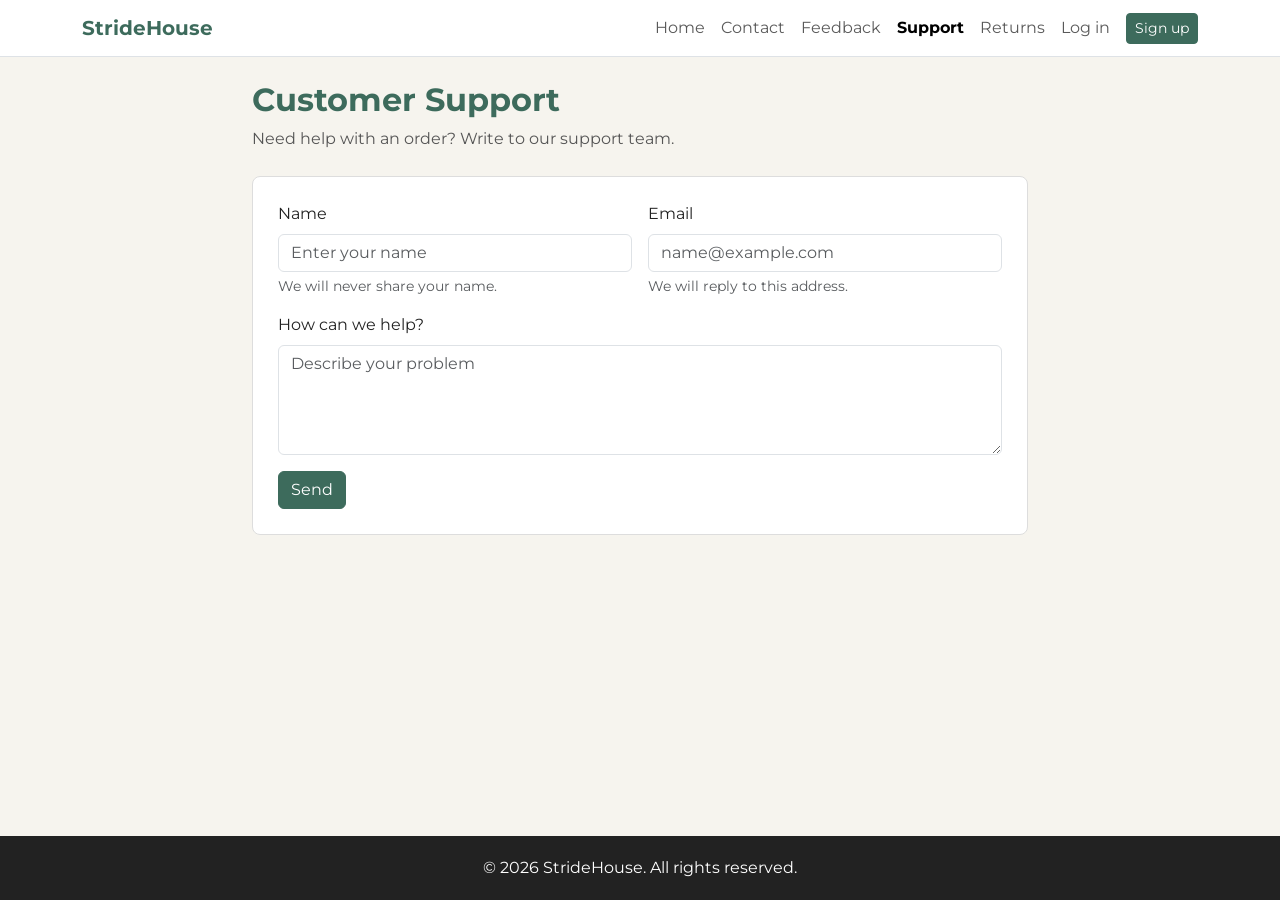
<file: support.html>
<!DOCTYPE html>
<html lang="en">
<head>
<meta charset="UTF-8">
<meta name="viewport" content="width=device-width, initial-scale=1.0">
<title>StrideHouse — Customer Support</title>
<link href="https://cdn.jsdelivr.net/npm/bootstrap@5.3.3/dist/css/bootstrap.min.css" rel="stylesheet">
<link href="https://fonts.googleapis.com/css2?family=Montserrat:wght@400;500;700&display=swap" rel="stylesheet">
<link rel="stylesheet" href="forms.css">
<link rel="icon" href="favicon.png" type="image/x-icon">
</head>
<body>

<nav class="navbar navbar-expand-lg bg-white border-bottom">
  <div class="container">
    <a class="navbar-brand fw-bold" href="index.html">StrideHouse</a>
    <button class="navbar-toggler" type="button" data-bs-toggle="collapse" data-bs-target="#menu">
      <span class="navbar-toggler-icon"></span>
    </button>
    <div class="collapse navbar-collapse" id="menu">
      <ul class="navbar-nav ms-auto align-items-lg-center">
        <li class="nav-item"><a class="nav-link" href="index.html">Home</a></li>
        <li class="nav-item"><a class="nav-link" href="contact.html">Contact</a></li>
        <li class="nav-item"><a class="nav-link" href="feedback.html">Feedback</a></li>
        <li class="nav-item"><a class="nav-link active fw-bold" href="support.html">Support</a></li>
        <li class="nav-item"><a class="nav-link" href="returns.html">Returns</a></li>
        <li class="nav-item"><a class="nav-link" href="login.html">Log in</a></li>
        <li class="nav-item ms-lg-2"><a class="btn btn-success btn-sm" href="register.html">Sign up</a></li>
      </ul>
    </div>
  </div>
</nav>

<main class="container py-4 narrow">
  <h1>Customer Support</h1>
  <p class="intro">Need help with an order? Write to our support team.</p>

  <div class="form-box">
    <form action="#" method="post">
      <div class="row g-3">
        <div class="col-12 col-md-6">
          <label for="name" class="form-label">Name</label>
          <input type="text" class="form-control" id="name" placeholder="Enter your name">
          <div class="form-text">We will never share your name.</div>
        </div>
        <div class="col-12 col-md-6">
          <label for="email" class="form-label">Email</label>
          <input type="email" class="form-control" id="email" placeholder="name@example.com">
          <div class="form-text">We will reply to this address.</div>
        </div>
        <div class="col-12">
          <label for="message" class="form-label">How can we help?</label>
          <textarea class="form-control" id="message" rows="4" placeholder="Describe your problem"></textarea>
        </div>
        <div class="col-12">
          <button type="submit" class="btn btn-success">Send</button>
        </div>
      </div>
    </form>
  </div>
</main>

<footer class="forms-footer">
  © 2026 StrideHouse. All rights reserved.
</footer>

<script src="https://cdn.jsdelivr.net/npm/bootstrap@5.3.3/dist/js/bootstrap.bundle.min.js"></script>
</body>
</html>
</file>
<file: style.css>
body {
  font-family: 'Montserrat', sans-serif;
  margin: 0;
  color: #222222;
}

h1, h2, h3 {
  margin-top: 0;
}

.section {
  padding: 40px 20px;
}

.hero {
  text-align: center;
  padding: 60px 20px;
  background-color: #f6f4ee;
}

.hero h1 {
  font-size: 26px;
}

.hero p {
  font-size: 14px;
}

@media (min-width: 768px) {
  .hero h1 {
    font-size: 36px;
  }
  .hero p {
    font-size: 16px;
  }
}

@media (min-width: 992px) {
  .hero h1 {
    font-size: 48px;
  }
  .hero p {
    font-size: 18px;
  }
}

.navbar {
  display: flex;
  flex-direction: row;
  justify-content: space-between;
  align-items: center;
  background-color: #ffffff;
  border-bottom: 1px solid #dddddd;
  padding: 15px 30px;
}

.navbar .logo {
  font-size: 22px;
  font-weight: bold;
}

.nav-links {
  display: flex;
  flex-direction: row;
  align-items: center;
  list-style: none;
  margin: 0;
  padding: 0;
}

.nav-links li {
  margin-left: 25px;
}

.nav-links li:first-child {
  margin-left: 0;
}

.nav-links a {
  text-decoration: none;
  color: #222222;
}

.nav-links a:hover {
  color: #3d6b5c;
}

.nav-toggle {
  display: none;
}

.nav-toggle-label {
  display: none;
  font-size: 26px;
  cursor: pointer;
}

@media (max-width: 767px) {

  .navbar {
    flex-wrap: wrap;
  }

  .navbar .nav-toggle-label {
    display: block;
  }

  .navbar .nav-links {
    display: none;
    flex-direction: column;
    align-items: flex-start;
    width: 100%;
    margin-top: 15px;
  }

  .navbar .nav-links li {
    margin-left: 0;
    margin-bottom: 10px;
  }

  .navbar .nav-toggle:checked ~ .nav-links {
    display: flex;
  }
}

.feature-row {
  display: flex;
  flex-direction: column;  
  gap: 20px;
}

.feature-box {
  background-color: #f6f4ee;
  border-radius: 6px;
  padding: 20px;
  text-align: center;
  box-sizing: border-box;
}

.feature-box h3 {
  margin-bottom: 8px;
}

@media (min-width: 768px) and (max-width: 991px) {
  .feature-row {
    flex-direction: row;
    flex-wrap: wrap;
  }
  .feature-box {
    flex: 0 0 calc(50% - 10px);
  }
  .feature-box:nth-child(3) {
    flex: 0 0 100%;
  }
}

@media (min-width: 992px) {
  .feature-row {
    flex-direction: row;
    flex-wrap: nowrap;
  }
  .feature-box {
    flex: 1;
  }
  .feature-box:nth-child(3) {
    flex: 1;
  }
}

.row {
  display: grid;
  grid-template-columns: repeat(12, 1fr);
  gap: 20px;
}

[class*="col-"] {
  grid-column: span 12;
}

@media (min-width: 768px) {
  .col-md-6  { grid-column: span 6; }
  .col-md-12 { grid-column: span 12; }
}

@media (min-width: 992px) {
  .col-lg-4 { grid-column: span 4; }
  .col-lg-8 { grid-column: span 8; }
}

.category-box {
  background-color: #3d6b5c;
  color: #ffffff;
  border-radius: 6px;
  padding: 40px 20px;
  text-align: center;
  font-size: 18px;
  font-weight: bold;
}

.card-row {
  display: flex;
  flex-direction: row;
  flex-wrap: wrap;
  gap: 20px;
}

.card {
  display: flex;
  flex-direction: column;
  width: 250px;
  border: 1px solid #dddddd;
  border-radius: 6px;
  padding: 15px;
  background-color: #ffffff;
  transition: transform 0.2s ease, box-shadow 0.2s ease;
}

@media (max-width: 600px) {
  .card {
    width: 100%;
  }
}

.card:hover {
  transform: translateY(-5px);
  box-shadow: 0 8px 16px rgba(0, 0, 0, 0.15);
}

.card img {
  width: 100%;
  border-radius: 4px;
  margin-bottom: 10px;
  background-color: #eeeeee;
}

.card h3 {
  margin: 0 0 8px 0;
}

.card p {
  flex-grow: 1;
  margin: 0 0 10px 0;
}

.card button {
  background-color: #3d6b5c;
  color: #ffffff;
  border: none;
  padding: 8px 14px;
  border-radius: 4px;
  cursor: pointer;
}

.shop {
  padding: 40px 20px;
  background-color: #f6f4ee;
}

.shop-layout {
  display: flex;
  flex-direction: column;
  gap: 20px;
  background-color: #ffffff;
  border: 1px solid #dddddd;
  border-radius: 8px;
  padding: 20px;
}

.shop-header {
  background-color: #3d6b5c;
  color: #ffffff;
  padding: 15px 20px;
  font-size: 20px;
  font-weight: bold;
  border-radius: 6px;
}

.shop-content-wrapper {
  display: flex;
  flex-direction: column;
  gap: 20px;
}

@media (min-width: 768px) {
  .shop-content-wrapper {
    flex-direction: row;
  }
}

.shop-sidebar {
  background-color: #f9f9f9;
  border: 1px solid #dddddd;
  padding: 15px;
  border-radius: 6px;
  flex: 0 0 220px;
}

.shop-main {
  background-color: #f9f9f9;
  border: 1px solid #dddddd;
  padding: 20px;
  border-radius: 6px;
  flex: 1;
  text-align: center;
}

.shop-main img {
  width: 100%;
  max-width: 250px;
  height: auto;
  display: block;
  margin: 0 auto 10px auto;
  border-radius: 4px;
}

.shop-main button {
  background-color: #3d6b5c;
  color: #ffffff;
  border: none;
  padding: 8px 16px;
  border-radius: 4px;
  cursor: pointer;
}

.shop-footer {
  background-color: #3d6b5c;
  color: #ffffff;
  padding: 12px;
  text-align: center;
  border-radius: 6px;
  font-weight: 500;
}

.filter-list {
  list-style: none;
  padding: 0;
  margin: 10px 0 0 0;
}

.filter-list li {
  margin-bottom: 8px;
}

.filter-list a {
  display: flex;
  justify-content: space-between;
  align-items: center;
  text-decoration: none;
  color: #333333;
  padding: 8px 10px;
  background-color: #f9f9f9;
  border-radius: 4px;
  transition: background-color 0.2s ease, color 0.2s ease;
}

.filter-list a:hover {
  background-color: #3d6b5c;
  color: #ffffff;
}

.gallery {
  display: grid;
  grid-template-columns: 1fr 1fr 1fr;
  gap: 10px;
}

.gallery-item {
  position: relative;
  overflow: hidden;
}

.gallery-item img {
  width: 100%;
  display: block;
  background-color: #eeeeee;
}

.gallery-item .caption {
  position: absolute;
  bottom: 0;
  left: 0;
  right: 0;
  background-color: rgba(0, 0, 0, 0.6);
  color: #ffffff;
  padding: 8px;
  text-align: center;
  transform: translateY(100%);
  transition: transform 0.2s ease;
}

.gallery-item:hover .caption {
  transform: translateY(0);
}

.new-arrivals {
  padding: 40px 20px;
}

.arrivals-subnav {
  display: flex;
  flex-direction: row;
  justify-content: space-between;
  align-items: center;
  background-color: #f6f4ee;
  padding: 15px 20px;
  margin-bottom: 20px;
  border-radius: 6px;
}


.row.arrivals-main {
  align-items: start;
}

.product-card {
  display: flex;
  flex-direction: column;
  border: 1px solid #dddddd;
  border-radius: 6px;
  padding: 15px;
  background-color: #ffffff;
}

.product-card h3 {
  margin: 0 0 8px 0;
}

.product-card p {
  flex-grow: 1;
  margin: 0 0 10px 0;
}

.product-card button {
  background-color: #3d6b5c;
  color: #ffffff;
  border: none;
  padding: 8px 16px;
  border-radius: 4px;
  cursor: pointer;
  transition: background-color 0.2s ease;
}

.product-card button:hover {
  background-color: #2e5246;
}

.arrivals-info {
  background-color: #f6f4ee;
  padding: 15px;
  border-radius: 6px;
}

.footer-links {
  margin: 0 0 10px 0;
}

.footer-links a {
  color: #ffffff;
  margin: 0 10px;
}

.site-footer {
  background-color: #222222;
  color: #ffffff;
  text-align: center;
  padding: 20px;
}

@media (max-width: 600px) {

  .gallery {
    grid-template-columns: 1fr 1fr;
  }

}

@media (max-width: 767px) {
  .new-arrivals {
    padding: 25px 15px;
  }
  .arrivals-info-text {
    display: none;
  }
  .product-card h3 {
    font-size: 16px;
  }
}

@media (min-width: 768px) and (max-width: 991px) {
  .new-arrivals {
    padding: 35px 20px;
  }
  .product-card h3 {
    font-size: 17px;
  }
}

@media (min-width: 992px) {
  .new-arrivals {
    padding: 40px 20px;
  }
  .product-card h3 {
    font-size: 18px;
  }
}
</file>
<file: forms.css>
body {
  font-family: 'Montserrat', sans-serif;
  background-color: #f6f4ee;
  color: #222222;
  min-height: 100vh;
  display: flex;
  flex-direction: column;
}
h2 { color: #3d6b5c; font-weight: 700; }
h4 { font-weight: 700; margin-bottom: 20px; }

/* белая карточка для каждого задания */
.form-box { background-color: #ffffff; border: 1px solid #dddddd; border-radius: 8px; padding: 25px; margin-bottom: 30px; }

/* простые формы (Task 0 и 1): компактно, мягко, в зелёном цвете */
.plain-form p { margin-bottom: 12px; }
.plain-form label { font-size: 14px; font-weight: 500; margin-bottom: 4px; }
.plain-form input, .plain-form textarea {
  width: 100%; box-sizing: border-box; padding: 8px 12px; font-family: inherit; font-size: 14px;
  border: 1px solid #cfd8d4; border-radius: 8px; background-color: #f9fbfa; outline: none;
  transition: border-color 0.2s ease, box-shadow 0.2s ease;
}
.plain-form input:focus, .plain-form textarea:focus {
  border-color: #3d6b5c; background-color: #ffffff; box-shadow: 0 0 0 3px rgba(61, 107, 92, 0.2);
}
.plain-form textarea { resize: vertical; }
.plain-form button {
  background-color: #3d6b5c; color: #ffffff; border: none; padding: 9px 24px; border-radius: 20px;
  font-family: inherit; font-size: 14px; font-weight: 500; cursor: pointer; transition: background-color 0.2s ease;
}
.plain-form button:hover { background-color: #2e5246; }

/* кнопки Bootstrap в цвет магазина */
.btn-success { background-color: #3d6b5c; border-color: #3d6b5c; }
.btn-success:hover { background-color: #2e5246; border-color: #2e5246; }

/* поля при фокусе */
.form-control:focus, .form-select:focus { border-color: #3d6b5c; box-shadow: 0 0 0 0.2rem rgba(61, 107, 92, 0.25); }
.form-check-input:checked { background-color: #3d6b5c; border-color: #3d6b5c; }

.navbar-brand { color: #3d6b5c !important; }

/* страницы сайта */
.narrow { max-width: 800px; }
h1 { color: #3d6b5c; font-weight: 700; font-size: 32px; }
.intro { color: #555555; margin-bottom: 25px; }
.form-box h4 { color: #3d6b5c; font-size: 18px; }
.info-box p { font-size: 14px; margin-bottom: 12px; }
.login-box { max-width: 420px; }
.nav-link:hover { color: #3d6b5c; }
.forms-footer { background-color: #222222; color: #ffffff; text-align: center; padding: 20px; margin-top: 40px; }
main {
  flex: 1;
}
</file>
